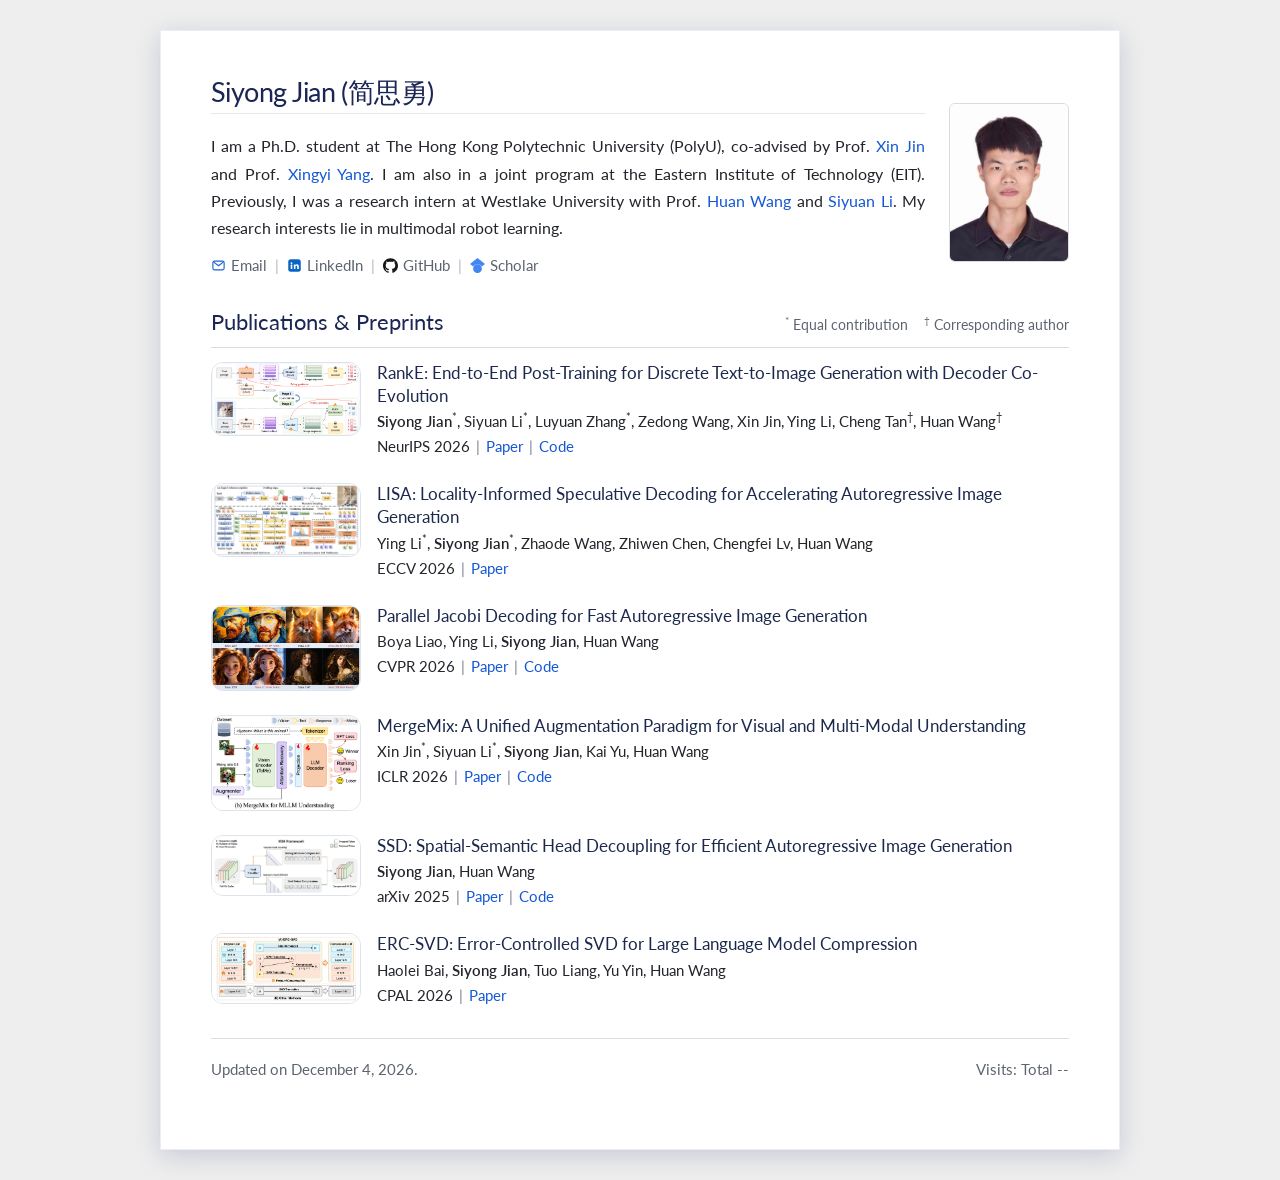
<file: index.html>
<!DOCTYPE html>
<html lang="en">
<head>
  <script async src="https://www.googletagmanager.com/gtag/js?id=UA-7580334-1"></script>
  <script>
    window.dataLayer = window.dataLayer || [];
    function gtag() { dataLayer.push(arguments); }
    gtag('js', new Date());
    gtag('config', 'UA-7580334-1');
  </script>

  <meta charset="utf-8">
  <meta name="viewport" content="width=device-width, initial-scale=1">
  <meta name="description" content="Siyong Jian (简思勇) | Personal homepage">
  <title>Siyong Jian (简思勇)</title>
  <link rel="icon" type="image/png" href="images/cat-favicon.png">
  <link href="stylesheet.css" rel="stylesheet" type="text/css">
  <script>
    window.HOMEPAGE_ANALYTICS = {
      // Set this after deploying analytics-worker, e.g. https://homepage-analytics.<subdomain>.workers.dev
      endpoint: '',
      showPrivacyNote: false
    };
  </script>
  <script src="analytics.js" defer></script>
  <script src="//busuanzi.ibruce.info/busuanzi/2.3/busuanzi.pure.mini.js" defer></script>
</head>

<body>
  <main class="page">
    <section class="hero">
      <div class="hero-copy">
        <div class="hero-header">
          <h1 class="name">Siyong Jian (<span lang="zh-CN">简思勇</span>)</h1>
        </div>
        <div class="intro-card">
          <p class="bio">
            I am a Ph.D. student at The Hong Kong Polytechnic University (PolyU), co-advised by Prof. <a href="https://jinx-ustc.github.io/jinxin.github.io/" target="_blank" rel="noreferrer">Xin Jin</a> and Prof. <a href="https://adamdad.github.io/" target="_blank" rel="noreferrer">Xingyi Yang</a>. I am also in a joint program at the Eastern Institute of Technology (EIT).
            Previously, I was a research intern at Westlake University with Prof. <a href="https://huanwang.tech/" target="_blank" rel="noreferrer">Huan Wang</a> and <a href="https://lupin1998.github.io/" target="_blank" rel="noreferrer">Siyuan Li</a>. My research interests lie in multimodal robot learning.
          </p>
        </div>

        <div class="contact-line" aria-label="Contact links">
          <a href="mailto:siyongjian@smail.nju.edu.com">
            <img class="brand-icon" src="images/icons/email.svg" alt="">
            Email
          </a>
          <span class="sep">|</span>
          <a href="https://www.linkedin.com/in/siyong-j-0b4314363/" target="_blank" rel="noreferrer">
            <img class="brand-icon" src="images/icons/linkedin.svg" alt="">
            LinkedIn
          </a>
          <span class="sep">|</span>
          <a href="https://github.com/syjmelody" target="_blank" rel="noreferrer">
            <img class="brand-icon" src="images/icons/github.svg" alt="">
            GitHub
          </a>
          <span class="sep">|</span>
          <a href="https://scholar.google.com/citations?user=BodnjL0AAAAJ&hl=en" target="_blank" rel="noreferrer">
            <img class="brand-icon" src="images/icons/scholar.svg" alt="">
            Scholar
          </a>
        </div>
      </div>
      <div class="hero-photo">
        <img src="images/polyu.jpg" alt="Siyong Jian">
      </div>
    </section>

    <section class="section-block">
      <div class="section-header">
        <h2 class="section-title">Publications &amp; Preprints</h2>
        <p class="author-note"><sup>*</sup> Equal contribution &nbsp;&nbsp; <sup>†</sup> Corresponding author</p>
      </div>

      <article class="project-card">
        <div class="project-media">
          <img src="images/ranke-teaser.png" alt="Teaser for RankE">
        </div>
        <div class="project-body">
          <h3>RankE: End-to-End Post-Training for Discrete Text-to-Image Generation with Decoder Co-Evolution</h3>
          <p class="project-meta"><strong>Siyong Jian</strong><sup>*</sup>, Siyuan Li<sup>*</sup>, Luyuan Zhang<sup>*</sup>, Zedong Wang, Xin Jin, Ying Li, Cheng Tan<sup>†</sup>, Huan Wang<sup>†</sup></p>
          <p class="project-venue-links">
            <span class="project-venue">NeurIPS 2026</span>
            <span class="divider">|</span>
            <!-- <span class="divider">|</span>
            <a href="https://syjmelody.github.io/RankE/" target="_blank" rel="noreferrer">Project page</a>
            <span class="divider">|</span> -->
            <a href="https://arxiv.org/abs/2605.21195" target="_blank" rel="noreferrer">Paper</a>
            <span class="divider">|</span>
            <a href="https://github.com/syjmelody/RankE" target="_blank" rel="noreferrer">Code</a>
          </p>
        </div>
      </article>

      <article class="project-card">
        <div class="project-media">
          <img src="images/lisa-teaser.png" alt="Teaser for LISA">
        </div>
        <div class="project-body">
          <h3>LISA: Locality-Informed Speculative Decoding for Accelerating Autoregressive Image Generation</h3>
          <p class="project-meta">Ying Li<sup>*</sup>, <strong>Siyong Jian</strong><sup>*</sup>, Zhaode Wang, Zhiwen Chen, Chengfei Lv, Huan Wang</p>
          <p class="project-venue-links">
            <span class="project-venue">ECCV 2026</span>
            <span class="divider">|</span>
            <a href="https://link.springer.com/chapter/10.1007/978-3-032-37255-0_20" target="_blank" rel="noreferrer">Paper</a>
            <!-- <span class="divider">|</span> -->
            <!-- <a href="" target="_blank" rel="noreferrer">Code</a> -->
          </p>
        </div>
      </article>

      <article class="project-card">
        <div class="project-media">
          <img src="images/cvpr26jacobi.png" alt="Teaser for Parallel Jacobi Decoding">
        </div>
        <div class="project-body">
          <h3>Parallel Jacobi Decoding for Fast Autoregressive Image Generation</h3>
          <p class="project-meta"> Boya Liao, Ying Li, <strong>Siyong Jian</strong>, Huan Wang</p>
          <p class="project-venue-links">
            <span class="project-venue">CVPR 2026</span>
            <span class="divider">|</span>
            <a href="https://arxiv.org/pdf/2606.05703" target="_blank" rel="noreferrer">Paper</a>
            <span class="divider">|</span>
            <a href="https://github.com/boyaliao/PJD" target="_blank" rel="noreferrer">Code</a>
            <!-- <span class="divider">|</span> -->
            <!-- <span class="link-placeholder">project page</span> -->
          </p>
        </div>
      </article>

      <article class="project-card">
        <div class="project-media">
          <img src="images/mergemix-teaser.png" alt="Teaser for MergeMix">
        </div>
        <div class="project-body">
          <h3>MergeMix: A Unified Augmentation Paradigm for Visual and Multi-Modal Understanding</h3>
          <p class="project-meta">Xin Jin<sup>*</sup>, Siyuan Li<sup>*</sup>, <strong>Siyong Jian</strong>, Kai Yu, Huan Wang</p>
          <p class="project-venue-links">
            <span class="project-venue">ICLR 2026</span>
            <span class="divider">|</span>
            <!-- <span class="divider">|</span>
            <a href="https://syjmelody.github.io/MergeMix/" target="_blank" rel="noreferrer">Project page</a>
            <span class="divider">|</span> -->
            <a href="https://arxiv.org/abs/2510.23479" target="_blank" rel="noreferrer">Paper</a>
            <span class="divider">|</span>
            <a href="https://github.com/JinXins/MergeMix" target="_blank" rel="noreferrer">Code</a>
          </p>
        </div>
      </article>

      <article class="project-card">
        <div class="project-media">
          <img src="images/ssd-teaser.png" alt="Teaser for SSD project">
        </div>
        <div class="project-body">
          <h3>SSD: Spatial-Semantic Head Decoupling for Efficient Autoregressive Image Generation</h3>
          <p class="project-meta"><strong>Siyong Jian</strong>, Huan Wang</p>
          <p class="project-venue-links">
            <span class="project-venue">arXiv 2025</span>
            <span class="divider">|</span>
            <!-- <span class="divider">|</span>
            <a href="https://syjmelody.github.io/SSD/" target="_blank" rel="noreferrer">Project page</a>
            <span class="divider">|</span> -->
            <a href="https://arxiv.org/abs/2510.18716" target="_blank" rel="noreferrer">Paper</a>
            <span class="divider">|</span>
            <a href="https://github.com/syjmelody/SSD" target="_blank" rel="noreferrer">Code</a>
          </p>
        </div>
      </article>

      <article class="project-card">
        <div class="project-media">
          <img src="images/erc-svd-teaser.png" alt="Teaser for ERC-SVD">
        </div>
        <div class="project-body">
          <h3>ERC-SVD: Error-Controlled SVD for Large Language Model Compression</h3>
          <p class="project-meta">Haolei Bai, <strong>Siyong Jian</strong>, Tuo Liang, Yu Yin, Huan Wang</p>
          <p class="project-venue-links">
            <span class="project-venue">CPAL 2026</span>
            <span class="divider">|</span>
            <!-- <span class="link-placeholder">project page</span> -->
            <a href="https://arxiv.org/abs/2505.20112" target="_blank" rel="noreferrer">Paper</a>
            <!-- <span class="divider">|</span> -->
            <!-- <span class="link-placeholder">Code</span> -->
          </p>
        </div>
      </article>
    </section>

    <footer class="page-footer">
      <span id="last-updated">Updated recently.</span>
      <span id="busuanzi_container_site_pv" class="footer-analytics" aria-live="polite">
        Visits:
        <span id="today-visitor-wrap" hidden>Today Visitors <span id="today-visitors">--</span></span>
        <span class="visit-separator" hidden>·</span>
        Total <span id="total-visits"><span id="busuanzi_value_site_pv">--</span></span>
      </span>
      <span id="footer-note" class="footer-note" hidden>Analytics logs are stored privately for site maintenance.</span>
      <!-- <a href="https://jonbarron.info" target="_blank" rel="noreferrer">Template inspiration</a> -->
    </footer>
  </main>
</body>
</html>
</file>
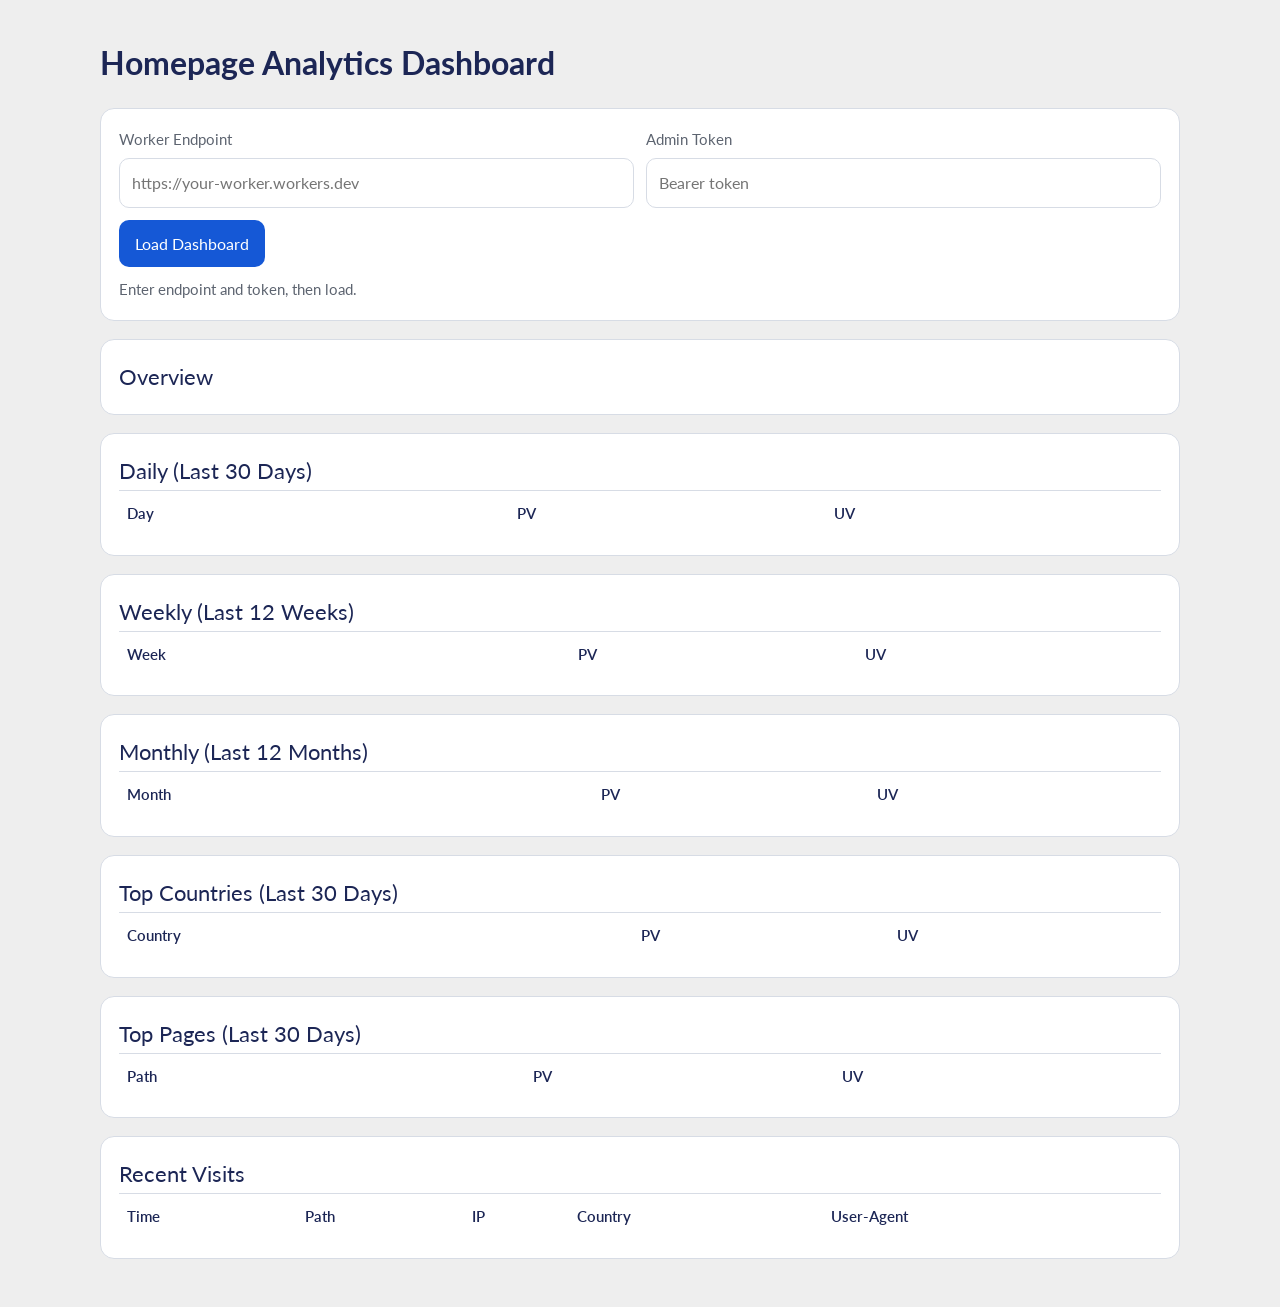
<file: analytics-dashboard.html>
<!DOCTYPE html>
<html lang="en">
<head>
  <meta charset="utf-8">
  <meta name="viewport" content="width=device-width, initial-scale=1">
  <title>Homepage Analytics Dashboard</title>
  <link href="stylesheet.css" rel="stylesheet" type="text/css">
  <style>
    .dashboard {
      width: min(1080px, calc(100vw - 32px));
      margin: 0 auto;
      padding: 36px 0 48px;
    }

    .dashboard h1 {
      margin: 0 0 18px;
      color: var(--title);
    }

    .panel {
      border: 1px solid var(--line);
      border-radius: 14px;
      padding: 18px;
      margin-top: 18px;
      background: #fff;
    }

    .control-grid,
    .overview-grid {
      display: grid;
      gap: 12px;
      grid-template-columns: repeat(auto-fit, minmax(180px, 1fr));
    }

    label {
      display: block;
      font-size: 0.92rem;
      color: var(--muted);
      margin-bottom: 6px;
    }

    input {
      width: 100%;
      padding: 10px 12px;
      border: 1px solid var(--line);
      border-radius: 10px;
      font: inherit;
    }

    button {
      margin-top: 12px;
      padding: 10px 16px;
      border: 0;
      border-radius: 10px;
      background: var(--link);
      color: #fff;
      font: inherit;
      cursor: pointer;
    }

    button:hover {
      background: #0f49b3;
    }

    .metric {
      border: 1px solid var(--line);
      border-radius: 12px;
      padding: 14px;
    }

    .metric-label {
      color: var(--muted);
      font-size: 0.92rem;
    }

    .metric-value {
      margin-top: 4px;
      font-size: 1.4rem;
      color: var(--title);
      font-weight: 600;
    }

    .status {
      margin-top: 10px;
      color: var(--muted);
      font-size: 0.92rem;
    }

    table {
      width: 100%;
      border-collapse: collapse;
      font-size: 0.94rem;
    }

    th,
    td {
      text-align: left;
      padding: 10px 8px;
      border-top: 1px solid var(--line);
      vertical-align: top;
    }

    th {
      color: var(--title);
      font-weight: 600;
    }

    .mono {
      font-family: ui-monospace, SFMono-Regular, Menlo, Consolas, monospace;
      font-size: 0.88rem;
    }

    @media (max-width: 760px) {
      .dashboard {
        width: min(100vw - 24px, 1080px);
        padding-top: 24px;
      }

      table {
        display: block;
        overflow-x: auto;
      }
    }
  </style>
</head>

<body>
  <main class="dashboard">
    <h1>Homepage Analytics Dashboard</h1>

    <section class="panel">
      <div class="control-grid">
        <div>
          <label for="endpoint">Worker Endpoint</label>
          <input id="endpoint" type="url" placeholder="https://your-worker.workers.dev">
        </div>
        <div>
          <label for="token">Admin Token</label>
          <input id="token" type="password" placeholder="Bearer token">
        </div>
      </div>
      <button id="load-btn" type="button">Load Dashboard</button>
      <div id="status" class="status">Enter endpoint and token, then load.</div>
    </section>

    <section class="panel">
      <h2 class="section-title">Overview</h2>
      <div id="overview" class="overview-grid"></div>
    </section>

    <section class="panel">
      <h2 class="section-title">Daily (Last 30 Days)</h2>
      <table>
        <thead>
          <tr>
            <th>Day</th>
            <th>PV</th>
            <th>UV</th>
          </tr>
        </thead>
        <tbody id="daily-body"></tbody>
      </table>
    </section>

    <section class="panel">
      <h2 class="section-title">Weekly (Last 12 Weeks)</h2>
      <table>
        <thead>
          <tr>
            <th>Week</th>
            <th>PV</th>
            <th>UV</th>
          </tr>
        </thead>
        <tbody id="weekly-body"></tbody>
      </table>
    </section>

    <section class="panel">
      <h2 class="section-title">Monthly (Last 12 Months)</h2>
      <table>
        <thead>
          <tr>
            <th>Month</th>
            <th>PV</th>
            <th>UV</th>
          </tr>
        </thead>
        <tbody id="monthly-body"></tbody>
      </table>
    </section>

    <section class="panel">
      <h2 class="section-title">Top Countries (Last 30 Days)</h2>
      <table>
        <thead>
          <tr>
            <th>Country</th>
            <th>PV</th>
            <th>UV</th>
          </tr>
        </thead>
        <tbody id="countries-body"></tbody>
      </table>
    </section>

    <section class="panel">
      <h2 class="section-title">Top Pages (Last 30 Days)</h2>
      <table>
        <thead>
          <tr>
            <th>Path</th>
            <th>PV</th>
            <th>UV</th>
          </tr>
        </thead>
        <tbody id="pages-body"></tbody>
      </table>
    </section>

    <section class="panel">
      <h2 class="section-title">Recent Visits</h2>
      <table>
        <thead>
          <tr>
            <th>Time</th>
            <th>Path</th>
            <th>IP</th>
            <th>Country</th>
            <th>User-Agent</th>
          </tr>
        </thead>
        <tbody id="visits-body"></tbody>
      </table>
    </section>
  </main>

  <script>
    const endpointInput = document.getElementById('endpoint');
    const tokenInput = document.getElementById('token');
    const loadBtn = document.getElementById('load-btn');
    const statusNode = document.getElementById('status');

    endpointInput.value = localStorage.getItem('analytics_endpoint') || '';
    tokenInput.value = sessionStorage.getItem('analytics_token') || '';

    function setStatus(message) {
      statusNode.textContent = message;
    }

    function escapeHtml(value) {
      return String(value || '')
        .replace(/&/g, '&amp;')
        .replace(/</g, '&lt;')
        .replace(/>/g, '&gt;')
        .replace(/"/g, '&quot;')
        .replace(/'/g, '&#39;');
    }

    function renderOverview(overview) {
      const items = [
        ['Total PV', overview.total_pv],
        ['Today PV', overview.today_pv],
        ['Today UV', overview.today_uv],
        ['Last 7 Days PV', overview.last_7d_pv],
        ['Last 7 Days UV', overview.last_7d_uv],
        ['Last 30 Days PV', overview.last_30d_pv],
        ['Last 30 Days UV', overview.last_30d_uv]
      ];

      document.getElementById('overview').innerHTML = items.map(([label, value]) => `
        <div class="metric">
          <div class="metric-label">${label}</div>
          <div class="metric-value">${Number(value || 0).toLocaleString()}</div>
        </div>
      `).join('');
    }

    function renderRows(targetId, rows) {
      const body = document.getElementById(targetId);
      body.innerHTML = rows.map((row) => `
        <tr>
          <td>${escapeHtml(row.bucket)}</td>
          <td>${Number(row.pv || 0).toLocaleString()}</td>
          <td>${Number(row.uv || 0).toLocaleString()}</td>
        </tr>
      `).join('') || '<tr><td colspan="3">No data yet.</td></tr>';
    }

    function renderVisits(rows) {
      const body = document.getElementById('visits-body');
      body.innerHTML = rows.map((row) => `
        <tr>
          <td>${escapeHtml(row.visited_at)}</td>
          <td class="mono">${escapeHtml(row.path || '/')}</td>
          <td class="mono">${escapeHtml(row.ip || '')}</td>
          <td>${escapeHtml(row.country || '')}</td>
          <td class="mono">${escapeHtml(row.user_agent || '')}</td>
        </tr>
      `).join('') || '<tr><td colspan="5">No data yet.</td></tr>';
    }

    async function loadDashboard() {
      const endpoint = endpointInput.value.trim().replace(/\/+$/, '');
      const token = tokenInput.value.trim();

      if (!endpoint || !token) {
        setStatus('Endpoint and token are both required.');
        return;
      }

      localStorage.setItem('analytics_endpoint', endpoint);
      sessionStorage.setItem('analytics_token', token);
      setStatus('Loading...');

      try {
        const headers = { Authorization: `Bearer ${token}` };
        const [summaryRes, visitsRes] = await Promise.all([
          fetch(`${endpoint}/api/admin/summary`, { headers }),
          fetch(`${endpoint}/api/admin/visits?limit=50`, { headers })
        ]);

        if (!summaryRes.ok || !visitsRes.ok) {
          throw new Error('Request failed. Check endpoint/token/CORS settings.');
        }

        const summary = await summaryRes.json();
        const visits = await visitsRes.json();

        renderOverview(summary.overview || {});
        renderRows('daily-body', summary.daily || []);
        renderRows('weekly-body', summary.weekly || []);
        renderRows('monthly-body', summary.monthly || []);
        renderRows('countries-body', summary.countries || []);
        renderRows('pages-body', summary.pages || []);
        renderVisits(visits.visits || []);
        setStatus('Loaded successfully.');
      } catch (error) {
        setStatus(`Load failed: ${error.message}`);
      }
    }

    loadBtn.addEventListener('click', loadDashboard);
  </script>
</body>
</html>
</file>
<file: stylesheet.css>
@import url('https://fonts.googleapis.com/css2?family=Lato:ital,wght@0,400;0,700;1,400;1,700&display=swap');

:root {
  --bg: #eeeeee;
  --paper: #ffffff;
  --text: #22252b;
  --muted: #5d6470;
  --line: #d7dce5;
  --title: #1c2655;
  --link: #1558d6;
  --link-hover: #b42828;
  --venue: #0f7f55;
}

* {
  box-sizing: border-box;
}

html,
body {
  margin: 0;
  padding: 0;
  background: var(--bg);
  color: var(--text);
}

body,
p,
a,
span,
strong,
div,
h1,
h2,
h3,
sup {
  font-family: Optima, "Lato", Verdana, Helvetica, sans-serif;
}

body {
  line-height: 1.7;
  font-size: 16px;

strong {
  font-weight: 600;
}

a {
  color: var(--link);
  text-decoration: none;
}

a:hover,
a:focus {
  color: var(--link-hover);
}

.page {
  width: min(960px, calc(100vw - 56px));
  min-height: 1120px;
  margin: 30px auto;
  padding: 44px 50px 38px;
  background: var(--paper);
  border: 1px solid rgba(20, 33, 61, 0.08);
  box-shadow: 0 6px 24px rgba(18, 43, 109, 0.18);
}

.hero {
  display: flex;
  align-items: center;
  gap: 24px;
}

.hero-copy {
  flex: 1;
  min-width: 0;
  padding-top: 2px;
}

.hero-photo {
  flex-shrink: 0;
  padding-top: 18px;
}

.hero-photo img {
  width: 120px;
  object-fit: cover;
  border-radius: 6px;
  border: 1px solid var(--line);
}

.hero-header {
  margin-bottom: 8px;
  padding-bottom: 6px;
  border-bottom: 1px solid #e3e7ee;
}

.name {
  margin: 0;
  font-size: 1.7rem;
  font-weight: 400;
  line-height: 1.12;
  color: var(--title);
  letter-spacing: -0.02em;
}

.bio {
  margin: 0;
  font-size: 1rem;
  color: var(--text);
  text-align: justify;
}

.intro-card {
  margin-top: 0;
  padding: 10px 0 0;
  border: 0;
  border-radius: 0;
  background: transparent;
  box-shadow: none;
}

.intro-title {
  display: none;
}

.contact-line {
  margin-top: 12px;
  display: flex;
  flex-wrap: wrap;
  align-items: center;
  gap: 8px;
  color: var(--muted);
  font-size: 0.94rem;
}

.contact-line a,
.contact-plain {
  display: inline-flex;
  align-items: center;
  gap: 5px;
  color: inherit;
}

.contact-line a:hover {
  color: var(--link);
}

.sep {
  color: #aeb6c3;
}

.brand-icon {
  width: 15px;
  height: 15px;
  display: inline-block;
  vertical-align: middle;
  flex: 0 0 auto;
}

.section-block {
  margin-top: 24px;
}

.section-title {
  margin: 0;
  font-size: 1.4rem;
  font-weight: 400;
  color: var(--title);
}

.section-header {
  display: flex;
  align-items: baseline;
  justify-content: space-between;
  flex-wrap: wrap;
  gap: 8px;
  margin-bottom: 2px;
  padding-bottom: 6px;
  border-bottom: 1px solid var(--line);
}

.author-note {
  margin: 0;
  font-size: 0.85rem;
  color: var(--muted);
  white-space: nowrap;
}

sup {
  font-size: 0.72em;
  vertical-align: super;
  line-height: 0;
}

.project-card {
  display: grid;
  grid-template-columns: 150px minmax(0, 1fr);
  gap: 16px;
  padding: 12px 0;
}

.project-media img {
  width: 100%;
  display: block;
  border-radius: 12px;
  border: 1px solid #dde3ec;
  background: #fcfdff;
}

.project-body h3 {
  margin: 0 0 2px;
  font-size: 1.05rem;
  font-weight: 400;
  line-height: 1.35;
  color: #1c294c;
}

.project-meta,
.project-venue-links {
  margin: 0;
  font-size: 0.92rem;
}

.project-meta {
  color: var(--text);
}

.project-venue {
  color: var(--text);
}

.project-venue--highlight {
  display: inline-flex;
  align-items: center;
  padding: 1px 7px;
  border-radius: 999px;
  background: #3f9a73;
  color: #ffffff;
  font-weight: 400;
  font-size: 0.96em;
  line-height: 1.25;
}

.project-venue-links {
  display: flex;
  flex-wrap: wrap;
  align-items: center;
  gap: 6px;
  color: var(--muted);
}

.divider,
.link-placeholder {
  color: #798292;
}

.page-footer {
  display: flex;
  justify-content: space-between;
  align-items: center;
  flex-wrap: wrap;
  gap: 16px;
  margin-top: 18px;
  padding-top: 18px;
  border-top: 1px solid var(--line);
  color: var(--muted);
  font-size: 0.92rem;
}

.footer-analytics {
  margin-left: auto;
  white-space: nowrap;
  font-variant-numeric: tabular-nums;
}

.footer-note {
  font-size: 0.88rem;
}

@media (max-width: 760px) {
  .page {
    width: min(100vw - 18px, 960px);
    min-height: auto;
    margin: 9px auto;
    padding: 26px 18px 28px;
    box-shadow: 0 3px 14px rgba(18, 43, 109, 0.14);
  }

  .project-card {
    grid-template-columns: 1fr;
  }

  .section-block {
    margin-top: 20px;
  }

  .project-card {
    gap: 12px;
    padding: 10px 0;
  }

  .project-body h3 {
    font-size: 1.05rem;
    line-height: 1.32;
  }

  .name {
    font-size: 1.4rem;
  }

  .project-meta,
  .project-venue-links {
    font-size: 0.92rem;
  }

  .intro-card {
    padding: 10px 0 0;
  }

  .section-header {
    flex-direction: column;
    gap: 2px;
  }

  .intro-title {
    font-size: 0.95rem;
  }

  .page-footer {
    flex-direction: column;
    align-items: flex-start;
  }

  .footer-analytics {
    white-space: normal;
  }
}

@media print {
  html,
  body {
    background: #ffffff;
  }

  .page {
    width: auto;
    min-height: auto;
    margin: 0;
    padding: 0;
    border: 0;
    box-shadow: none;
  }
}
</file>
